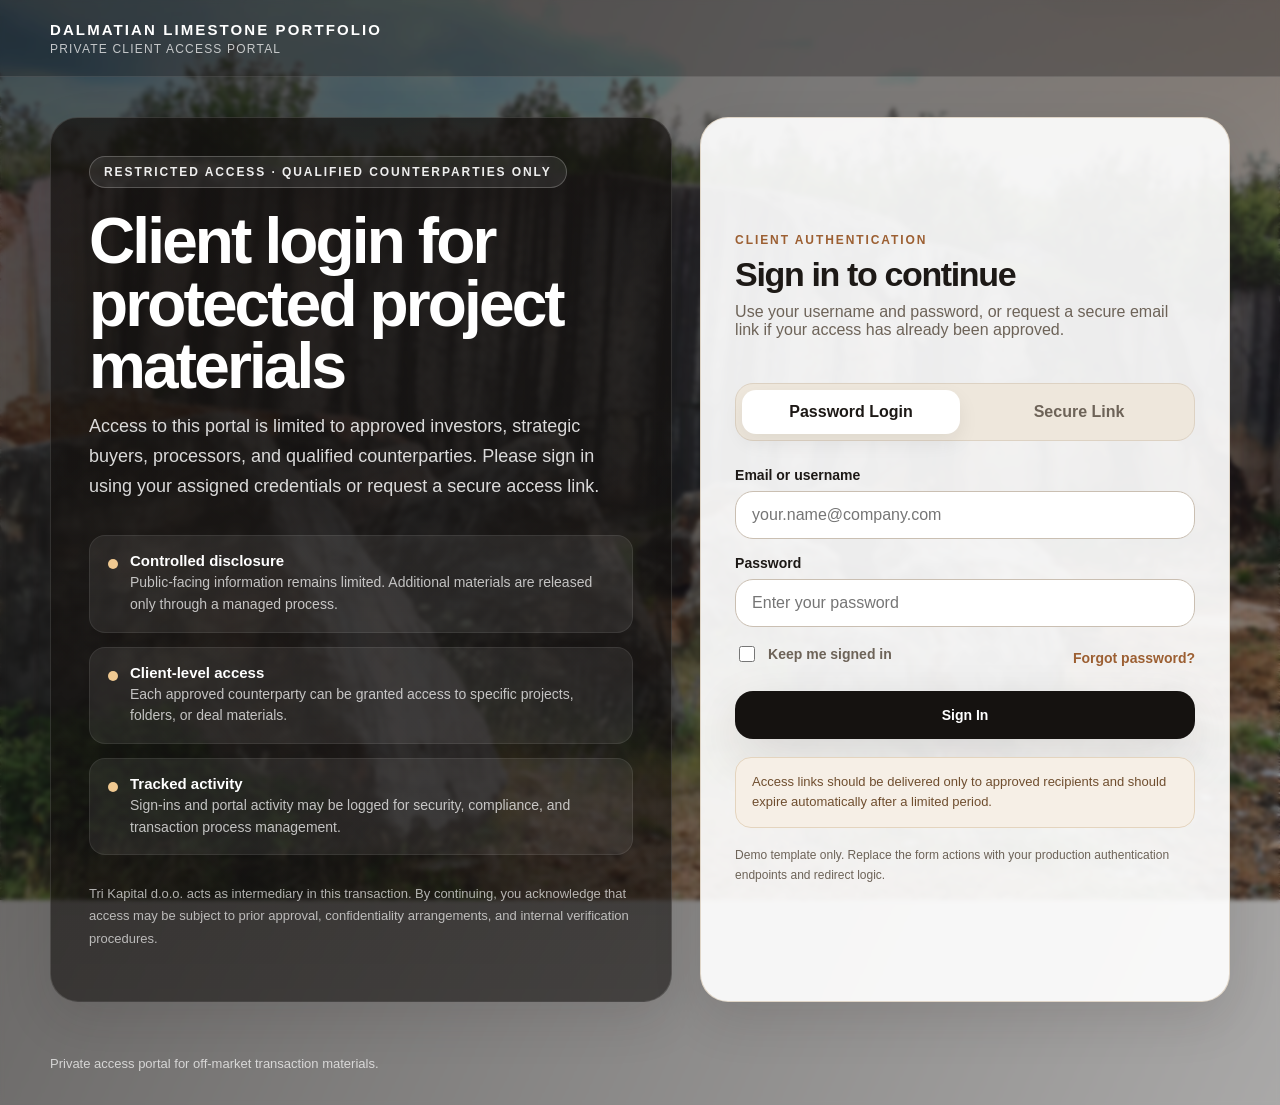
<file: login.html>
<!DOCTYPE html>
<html lang="en">
<head>
  <meta charset="UTF-8" />
  <meta name="viewport" content="width=device-width, initial-scale=1.0" />
  <title>Client Access | Dalmatian Limestone Portfolio</title>
  <style>
    :root {
      --bg: #f5f1ea;
      --surface: rgba(255,255,255,0.92);
      --surface-soft: #eee7dc;
      --text: #1d1916;
      --muted: #6d6358;
      --line: #ddd2c3;
      --accent: #9c5f32;
      --accent-2: #b08a4e;
      --dark: #151210;
      --shadow: 0 18px 50px rgba(29, 25, 22, 0.12);
      --radius-xl: 28px;
      --radius-lg: 22px;
      --radius-md: 16px;
      --max: 1180px;
    }

    * { box-sizing: border-box; }
    html, body { min-height: 100%; }
    body {
      margin: 0;
      font-family: Inter, Arial, Helvetica, sans-serif;
      color: var(--text);
      background:
        linear-gradient(115deg, rgba(18, 15, 13, 0.7), rgba(18, 15, 13, 0.36)),
        radial-gradient(circle at top right, rgba(156, 95, 50, 0.22), transparent 28%),
        url("data/header.jpg") center center / cover no-repeat fixed;
    }

    a { color: inherit; text-decoration: none; }

    .page {
      min-height: 100vh;
      display: flex;
      flex-direction: column;
      backdrop-filter: blur(2px);
    }

    .topbar {
      border-bottom: 1px solid rgba(255,255,255,0.1);
      background: rgba(16, 13, 11, 0.28);
      backdrop-filter: blur(12px);
    }

    .container {
      width: min(var(--max), calc(100% - 40px));
      margin: 0 auto;
    }

    .topbar-inner {
      min-height: 76px;
      display: flex;
      align-items: center;
      justify-content: space-between;
      gap: 20px;
    }

    .brand-wrap {
      display: flex;
      flex-direction: column;
      gap: 4px;
    }

    .brand {
      font-size: 15px;
      font-weight: 800;
      letter-spacing: 0.14em;
      text-transform: uppercase;
      color: #fff;
    }

    .brand-sub {
      font-size: 12px;
      color: rgba(255,255,255,0.72);
      letter-spacing: 0.1em;
      text-transform: uppercase;
    }

    .main {
      flex: 1;
      display: flex;
      align-items: center;
      padding: 40px 0 54px;
    }

    .layout {
      display: grid;
      grid-template-columns: 1.08fr 0.92fr;
      gap: 28px;
      align-items: stretch;
    }

    .info-panel,
    .login-card {
      border-radius: var(--radius-xl);
      box-shadow: var(--shadow);
      overflow: hidden;
    }

    .info-panel {
      background: linear-gradient(180deg, rgba(20,17,15,0.74), rgba(20,17,15,0.6));
      border: 1px solid rgba(255,255,255,0.12);
      color: #fff;
      padding: 38px;
      display: flex;
      flex-direction: column;
      justify-content: space-between;
      min-height: 640px;
    }

    .eyebrow {
      display: inline-block;
      padding: 8px 14px;
      border: 1px solid rgba(255,255,255,0.22);
      border-radius: 999px;
      background: rgba(255,255,255,0.08);
      font-size: 12px;
      font-weight: 700;
      letter-spacing: 0.16em;
      text-transform: uppercase;
      color: rgba(255,255,255,0.92);
    }

    h1, h2, h3, p { margin-top: 0; }

    h1 {
      margin: 22px 0 14px;
      font-size: clamp(38px, 5vw, 64px);
      line-height: 0.98;
      letter-spacing: -0.045em;
      max-width: 680px;
    }

    .lead {
      font-size: 18px;
      line-height: 1.65;
      color: rgba(255,255,255,0.84);
      max-width: 620px;
      margin-bottom: 0;
    }

    .info-block {
      margin-top: 34px;
      display: grid;
      gap: 14px;
    }

    .info-item {
      display: flex;
      gap: 12px;
      align-items: flex-start;
      padding: 16px 18px;
      border-radius: var(--radius-md);
      background: rgba(255,255,255,0.07);
      border: 1px solid rgba(255,255,255,0.08);
    }

    .dot {
      width: 10px;
      height: 10px;
      border-radius: 50%;
      background: #f0c991;
      margin-top: 7px;
      flex: 0 0 auto;
    }

    .info-item strong {
      display: block;
      margin-bottom: 3px;
      font-size: 15px;
      color: #fff;
    }

    .info-item span {
      color: rgba(255,255,255,0.72);
      font-size: 14px;
      line-height: 1.55;
    }

    .footer-note {
      margin-top: 28px;
      font-size: 13px;
      line-height: 1.7;
      color: rgba(255,255,255,0.66);
      max-width: 640px;
    }

    .login-card {
      background: var(--surface);
      border: 1px solid rgba(221, 210, 195, 0.9);
      padding: 34px;
      display: flex;
      flex-direction: column;
      justify-content: center;
      backdrop-filter: blur(14px);
    }

    .card-kicker {
      font-size: 12px;
      text-transform: uppercase;
      letter-spacing: 0.16em;
      font-weight: 800;
      color: var(--accent);
      margin-bottom: 10px;
    }

    .login-card h2 {
      font-size: 34px;
      line-height: 1.05;
      letter-spacing: -0.04em;
      margin-bottom: 10px;
    }

    .muted {
      color: var(--muted);
    }

    .login-tabs {
      display: grid;
      grid-template-columns: 1fr 1fr;
      gap: 10px;
      margin: 28px 0 26px;
      padding: 6px;
      background: var(--surface-soft);
      border: 1px solid var(--line);
      border-radius: 18px;
    }

    .tab-btn {
      border: none;
      background: transparent;
      border-radius: 14px;
      padding: 13px 14px;
      font: inherit;
      font-weight: 700;
      color: var(--muted);
      cursor: pointer;
      transition: 0.22s ease;
    }

    .tab-btn.active {
      background: #fff;
      color: var(--text);
      box-shadow: 0 8px 20px rgba(29, 25, 22, 0.07);
    }

    .auth-panel { display: none; }
    .auth-panel.active { display: block; }

    .field {
      margin-bottom: 16px;
    }

    .field-row {
      display: grid;
      grid-template-columns: 1fr 1fr;
      gap: 14px;
    }

    label {
      display: block;
      font-size: 14px;
      font-weight: 700;
      margin-bottom: 8px;
    }

    input {
      width: 100%;
      border: 1px solid #cabfb2;
      background: #fff;
      border-radius: 18px;
      padding: 14px 16px;
      font: inherit;
      color: var(--text);
      transition: border-color 0.2s ease, transform 0.2s ease, box-shadow 0.2s ease;
    }

    input:focus {
      outline: none;
      border-color: var(--accent);
      transform: translateY(-1px);
      box-shadow: 0 0 0 4px rgba(156, 95, 50, 0.08);
    }

    .row-between {
      display: flex;
      justify-content: space-between;
      align-items: center;
      gap: 12px;
      margin: 10px 0 18px;
      flex-wrap: wrap;
    }

    .check {
      display: inline-flex;
      align-items: center;
      gap: 10px;
      font-size: 14px;
      color: var(--muted);
    }

    .check input {
      width: 16px;
      height: 16px;
      padding: 0;
      border-radius: 4px;
    }

    .text-link {
      color: var(--accent);
      font-weight: 700;
      font-size: 14px;
    }

    .btn {
      width: 100%;
      display: inline-flex;
      align-items: center;
      justify-content: center;
      gap: 10px;
      border-radius: 18px;
      padding: 15px 18px;
      font-size: 14px;
      font-weight: 700;
      transition: 0.25s ease;
      cursor: pointer;
      border: 1px solid transparent;
    }

    .btn-primary {
      background: var(--dark);
      color: #fff;
      box-shadow: var(--shadow);
    }

    .btn-primary:hover {
      background: #000;
      transform: translateY(-1px);
    }

    .btn-secondary {
      background: #fff;
      color: var(--text);
      border-color: var(--line);
      margin-top: 10px;
    }

    .btn-secondary:hover {
      border-color: #c4b4a2;
      transform: translateY(-1px);
    }

    .divider {
      position: relative;
      text-align: center;
      margin: 22px 0;
      color: var(--muted);
      font-size: 13px;
    }

    .divider::before {
      content: "";
      position: absolute;
      top: 50%;
      left: 0;
      right: 0;
      height: 1px;
      background: var(--line);
      z-index: 0;
    }

    .divider span {
      position: relative;
      z-index: 1;
      background: rgba(255,255,255,0.92);
      padding: 0 12px;
    }

    .notice {
      margin-top: 18px;
      padding: 14px 16px;
      border-radius: 16px;
      background: #f6efe6;
      border: 1px solid #e4d4be;
      color: #6f4e2f;
      font-size: 13px;
      line-height: 1.6;
    }

    .small-note {
      margin-top: 18px;
      font-size: 12px;
      line-height: 1.65;
      color: var(--muted);
    }

    .status {
      display: none;
      margin-bottom: 16px;
      padding: 14px 16px;
      border-radius: 16px;
      font-size: 13px;
      line-height: 1.6;
    }

    .status.show { display: block; }
    .status.error {
      background: #fff0ef;
      border: 1px solid #f1c8c4;
      color: #9b3b34;
    }
    .status.success {
      background: #eef8f1;
      border: 1px solid #cde6d5;
      color: #2d6a3f;
    }

    .footer {
      padding: 0 0 34px;
      color: rgba(255,255,255,0.7);
      font-size: 13px;
    }

    @media (max-width: 980px) {
      .layout { grid-template-columns: 1fr; }
      .info-panel { min-height: auto; }
    }

    @media (max-width: 720px) {
      .container { width: min(var(--max), calc(100% - 24px)); }
      .topbar-inner { padding: 16px 0; }
      .login-card, .info-panel { padding: 24px; }
      .field-row { grid-template-columns: 1fr; }
      h1 { font-size: 40px; }
      .login-card h2 { font-size: 30px; }
    }
  </style>
</head>
<body>
  <div class="page">
    <header class="topbar">
      <div class="container topbar-inner">
        <div class="brand-wrap">
          <div class="brand">Dalmatian Limestone Portfolio</div>
          <div class="brand-sub">Private client access portal</div>
        </div>
      </div>
    </header>

    <main class="main">
      <div class="container">
        <div class="layout">
          <section class="info-panel">
            <div>
              <div class="eyebrow">Restricted access · Qualified counterparties only</div>
              <h1>Client login for protected project materials</h1>
              <p class="lead">
                Access to this portal is limited to approved investors, strategic buyers, processors, and qualified counterparties.
                Please sign in using your assigned credentials or request a secure access link.
              </p>

              <div class="info-block">
                <div class="info-item">
                  <span class="dot"></span>
                  <div>
                    <strong>Controlled disclosure</strong>
                    <span>Public-facing information remains limited. Additional materials are released only through a managed process.</span>
                  </div>
                </div>
                <div class="info-item">
                  <span class="dot"></span>
                  <div>
                    <strong>Client-level access</strong>
                    <span>Each approved counterparty can be granted access to specific projects, folders, or deal materials.</span>
                  </div>
                </div>
                <div class="info-item">
                  <span class="dot"></span>
                  <div>
                    <strong>Tracked activity</strong>
                    <span>Sign-ins and portal activity may be logged for security, compliance, and transaction process management.</span>
                  </div>
                </div>
              </div>
            </div>

            <p class="footer-note">
              Tri Kapital d.o.o. acts as intermediary in this transaction. By continuing, you acknowledge that access may be subject to prior approval,
              confidentiality arrangements, and internal verification procedures.
            </p>
          </section>

          <section class="login-card">
            <div class="card-kicker">Client authentication</div>
            <h2>Sign in to continue</h2>
            <p class="muted">
              Use your username and password, or request a secure email link if your access has already been approved.
            </p>

            <div class="login-tabs">
              <button class="tab-btn active" data-tab="password">Password Login</button>
              <button class="tab-btn" data-tab="magic">Secure Link</button>
            </div>

            <div id="statusBox" class="status"></div>

            <div class="auth-panel active" data-panel="password">
              <form id="passwordForm">
                <div class="field">
                  <label for="username">Email or username</label>
                  <input id="username" name="username" type="text" placeholder="your.name@company.com" autocomplete="username" required />
                </div>

                <div class="field">
                  <label for="password">Password</label>
                  <input id="password" name="password" type="password" placeholder="Enter your password" autocomplete="current-password" required />
                </div>

                <div class="row-between">
                  <label class="check">
                    <input type="checkbox" name="remember" />
                    <span>Keep me signed in</span>
                  </label>
                  <a class="text-link" href="#">Forgot password?</a>
                </div>

                <button class="btn btn-primary" type="submit">Sign In</button>
              </form>
            </div>

            <div class="auth-panel" data-panel="magic">
              <form id="magicForm">
                <div class="field">
                  <label for="email">Business email</label>
                  <input id="email" name="email" type="email" placeholder="your.name@company.com" autocomplete="email" required />
                </div>

                <button class="btn btn-primary" type="submit">Send Secure Access Link</button>
              </form>

              <div class="divider"><span>or</span></div>
              <button class="btn btn-secondary" type="button" id="switchBackBtn">Use Password Instead</button>
            </div>

            <div class="notice">
              Access links should be delivered only to approved recipients and should expire automatically after a limited period.
            </div>

            <div class="small-note">
              Demo template only. Replace the form actions with your production authentication endpoints and redirect logic.
            </div>
          </section>
        </div>
      </div>
    </main>

    <footer class="footer">
      <div class="container">
        Private access portal for off-market transaction materials.
      </div>
    </footer>
  </div>

  <script>
    const tabs = document.querySelectorAll('.tab-btn');
    const panels = document.querySelectorAll('.auth-panel');
    const statusBox = document.getElementById('statusBox');
    const switchBackBtn = document.getElementById('switchBackBtn');

    function setStatus(type, message) {
      statusBox.className = 'status show ' + type;
      statusBox.textContent = message;
    }

    function clearStatus() {
      statusBox.className = 'status';
      statusBox.textContent = '';
    }

    function activateTab(name) {
      tabs.forEach(tab => tab.classList.toggle('active', tab.dataset.tab === name));
      panels.forEach(panel => panel.classList.toggle('active', panel.dataset.panel === name));
      clearStatus();
    }

    tabs.forEach(tab => {
      tab.addEventListener('click', () => activateTab(tab.dataset.tab));
    });

    switchBackBtn.addEventListener('click', () => activateTab('password'));

    document.getElementById('passwordForm').addEventListener('submit', async (e) => {
      e.preventDefault();
      clearStatus();

      const formData = new FormData(e.target);
      const payload = {
        username: formData.get('username'),
        password: formData.get('password'),
        remember: Boolean(formData.get('remember')),
        project: 'dalmatian-limestone-portfolio'
      };

      try {
        // Replace with your real endpoint.
        // Example:
        // const res = await fetch('https://www.trikapital.com/api/auth/login', {
        //   method: 'POST',
        //   headers: { 'Content-Type': 'application/json' },
        //   credentials: 'include',
        //   body: JSON.stringify(payload)
        // });
        // if (!res.ok) throw new Error('Invalid login');
        // window.location.href = '/';

        console.log('Password login payload', payload);
        setStatus('success', 'Demo mode: connect this form to your main trikapital.com authentication API.');
      } catch (err) {
        setStatus('error', err.message || 'Unable to sign in.');
      }
    });

    document.getElementById('magicForm').addEventListener('submit', async (e) => {
      e.preventDefault();
      clearStatus();

      const formData = new FormData(e.target);
      const payload = {
        email: formData.get('email'),
        project: 'dalmatian-limestone-portfolio'
      };

      try {
        // Replace with your real endpoint.
        // Example:
        // const res = await fetch('https://www.trikapital.com/api/auth/magic-link', {
        //   method: 'POST',
        //   headers: { 'Content-Type': 'application/json' },
        //   credentials: 'include',
        //   body: JSON.stringify(payload)
        // });
        // if (!res.ok) throw new Error('Unable to send secure link');

        console.log('Magic link payload', payload);
        setStatus('success', 'Demo mode: secure-link request captured. Connect this to your email/token flow.');
      } catch (err) {
        setStatus('error', err.message || 'Unable to send secure link.');
      }
    });
  </script>
</body>
</html>
</file>
